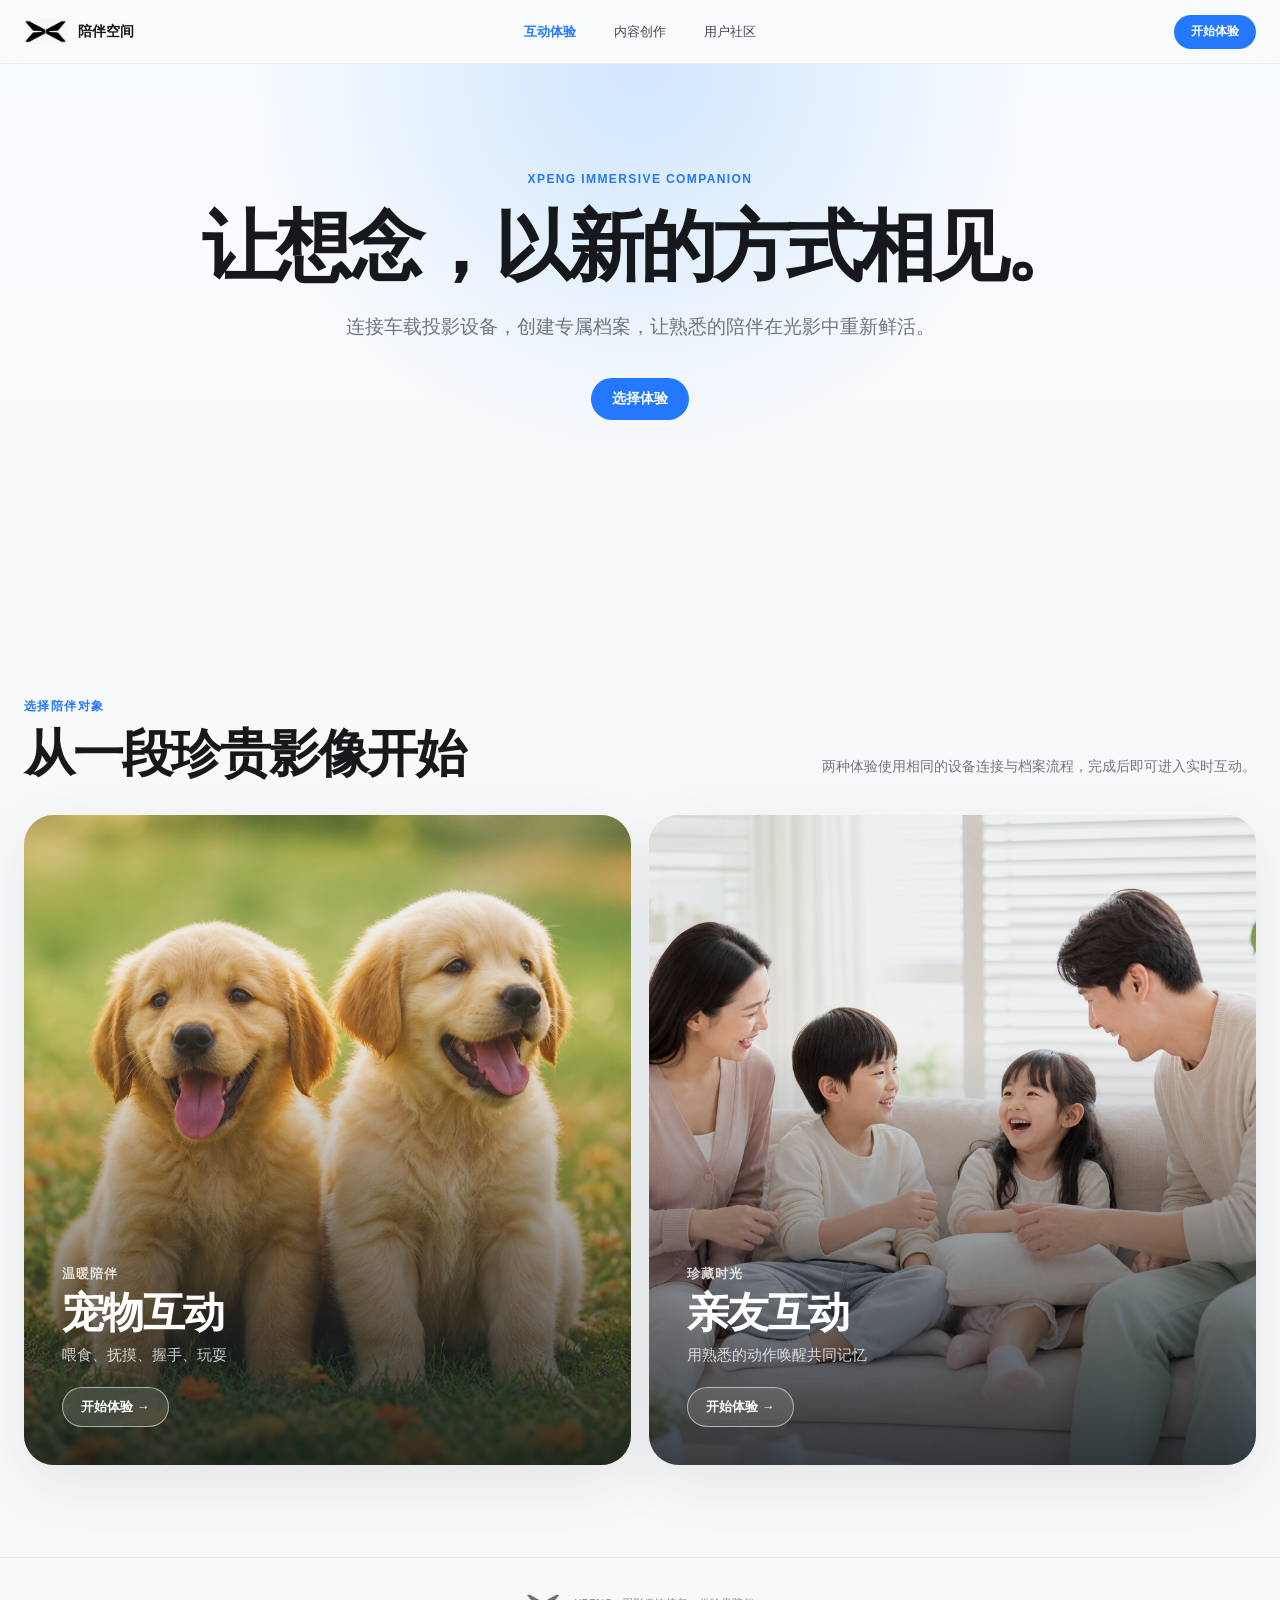
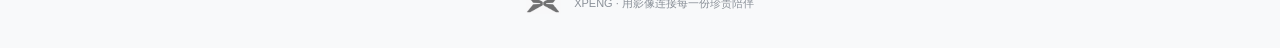
<file: index.html>
<!DOCTYPE html>
<html lang="zh-CN">
<head>
  <meta charset="UTF-8" />
  <meta name="viewport" content="width=device-width, initial-scale=1.0" />
  <meta name="description" content="小鹏沉浸式陪伴互动体验" />
  <title>小鹏陪伴空间</title>
  <link rel="stylesheet" href="./style.css" />
</head>
<body class="landing-page">
  <nav class="site-nav" aria-label="主导航">
    <a class="brand" href="./index.html" aria-label="返回首页">
      <img class="brand-logo" src="./assets/xpeng-logo.png" alt="XPENG 小鹏汽车" />
      <span>陪伴空间</span>
    </a>
    <div class="nav-links">
      <a class="active" href="./index.html#experiences">互动体验</a>
      <a href="./upload.html?mode=pet">内容创作</a>
      <a href="./community.html">用户社区</a>
    </div>
    <a class="nav-action" href="./login.html">开始体验</a>
  </nav>

  <main>
    <header class="landing-hero">
      <span class="hero-badge">XPENG IMMERSIVE COMPANION</span>
      <h1>让想念，以新的方式相见。</h1>
      <p>连接车载投影设备，创建专属档案，让熟悉的陪伴在光影中重新鲜活。</p>
      <div class="hero-actions">
        <a class="primary-button" href="#experiences">选择体验</a>
      </div>
    </header>

    <section class="experience-section" id="experiences">
      <div class="section-heading">
        <div>
          <span class="section-kicker">选择陪伴对象</span>
          <h2>从一段珍贵影像开始</h2>
        </div>
        <p>两种体验使用相同的设备连接与档案流程，完成后即可进入实时互动。</p>
      </div>

      <div class="experience-grid">
        <a class="experience-card pet-card" href="./experience.html?mode=pet">
          <img src="./assets/pet-interaction.png" alt="两只金毛幼犬" />
          <span class="card-overlay"></span>
          <span class="card-copy">
            <small>温暖陪伴</small>
            <strong>宠物互动</strong>
            <span>喂食、抚摸、握手、玩耍</span>
            <em>开始体验 →</em>
          </span>
        </a>

        <a class="experience-card family-card" href="./experience.html?mode=family">
          <img src="./assets/family-interaction.png" alt="一家人在客厅中互动" />
          <span class="card-overlay"></span>
          <span class="card-copy">
            <small>珍藏时光</small>
            <strong>亲友互动</strong>
            <span>用熟悉的动作唤醒共同记忆</span>
            <em>开始体验 →</em>
          </span>
        </a>
      </div>
    </section>

  </main>

  <footer class="site-footer">
    <img src="./assets/xpeng-logo.png" alt="" />
    <span>XPENG · 用影像连接每一份珍贵陪伴</span>
  </footer>
  <div class="toast" id="toast" role="status" aria-live="polite"></div>
</body>
</html>
</file>
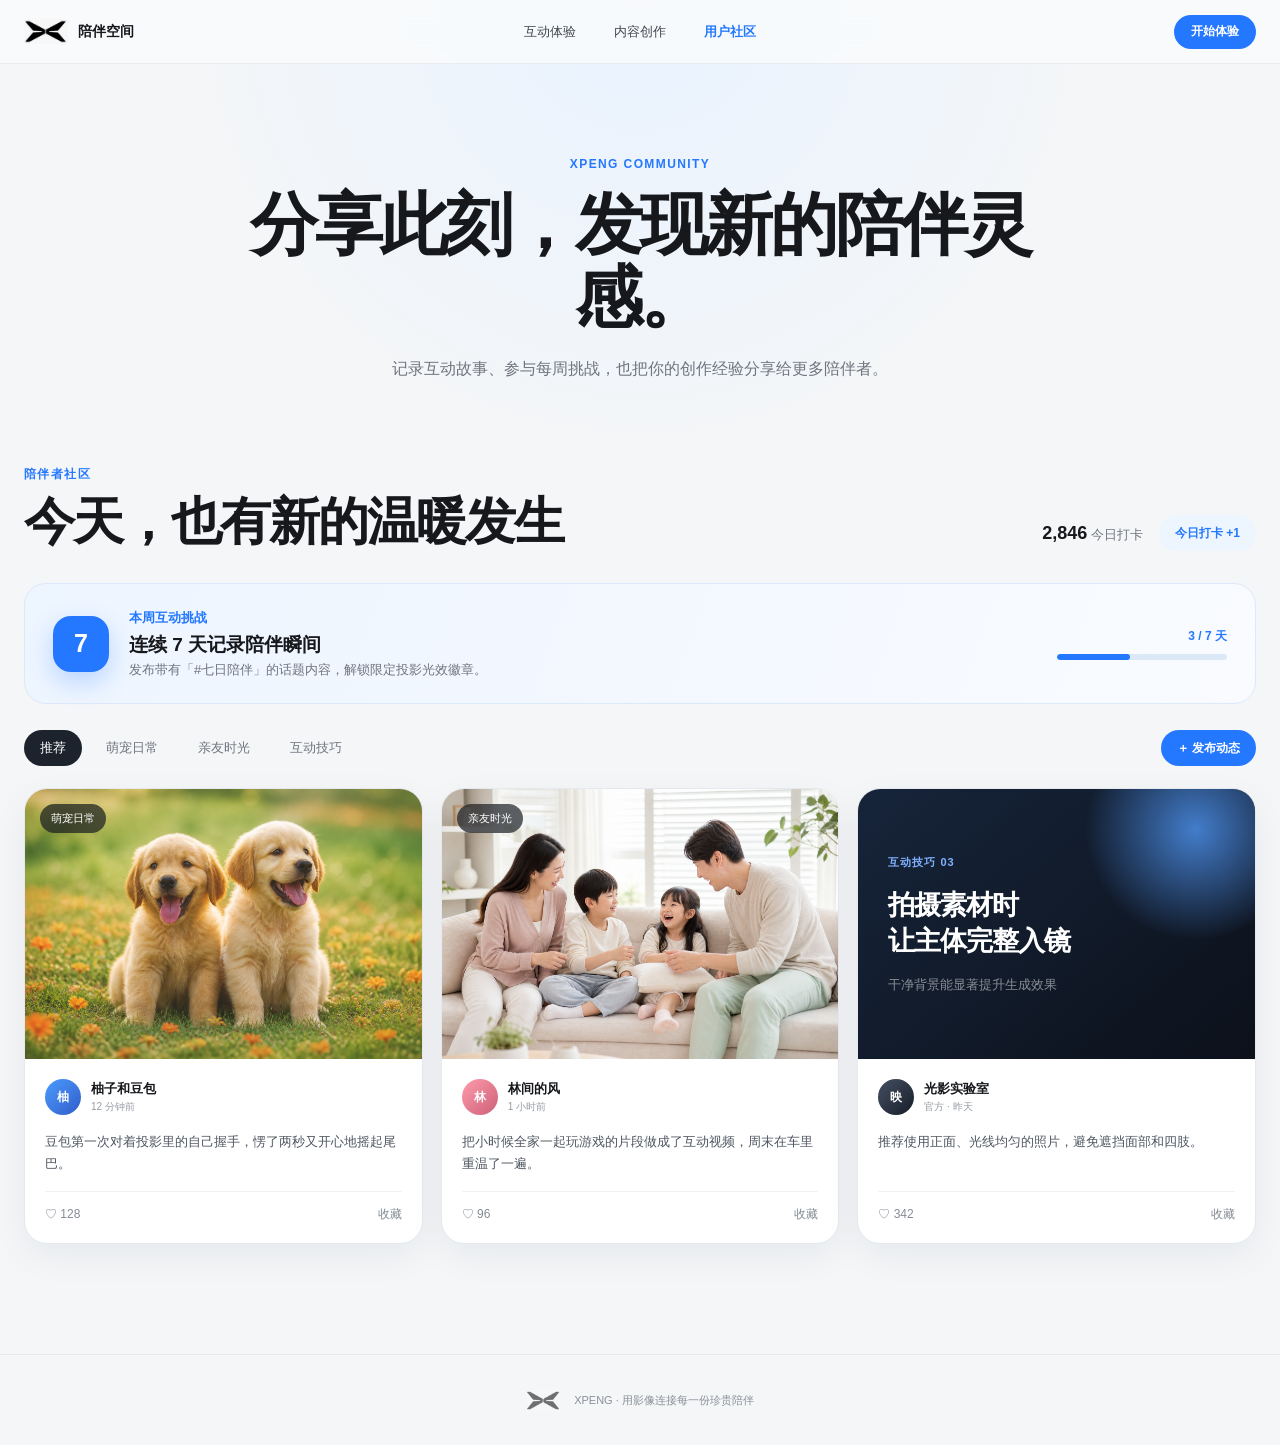
<file: community.html>
<!DOCTYPE html>
<html lang="zh-CN">
<head>
  <meta charset="UTF-8" />
  <meta name="viewport" content="width=device-width, initial-scale=1.0" />
  <meta name="description" content="小鹏陪伴空间用户社区" />
  <title>用户社区 - 小鹏陪伴空间</title>
  <link rel="stylesheet" href="./style.css" />
</head>
<body class="community-page">
  <nav class="site-nav" aria-label="主导航">
    <a class="brand" href="./index.html">
      <img class="brand-logo" src="./assets/xpeng-logo.png" alt="XPENG 小鹏汽车" />
      <span>陪伴空间</span>
    </a>
    <div class="nav-links">
      <a href="./index.html#experiences">互动体验</a>
      <a href="./upload.html?mode=pet">内容创作</a>
      <a class="active" href="./community.html">用户社区</a>
    </div>
    <a class="nav-action" href="./login.html">开始体验</a>
  </nav>

  <main class="community-main">
    <header class="community-hero">
      <span class="section-kicker">XPENG COMMUNITY</span>
      <h1>分享此刻，发现新的陪伴灵感。</h1>
      <p>记录互动故事、参与每周挑战，也把你的创作经验分享给更多陪伴者。</p>
    </header>

    <section class="community-section" id="community">
      <div class="section-heading community-title-row">
        <div>
          <span class="section-kicker">陪伴者社区</span>
          <h2>今天，也有新的温暖发生</h2>
        </div>
        <div class="community-stats">
          <span><strong id="checkinCount">2,846</strong> 今日打卡</span>
          <button id="checkinBtn" type="button">今日打卡 +1</button>
        </div>
      </div>

      <div class="challenge-card">
        <div class="challenge-icon">7</div>
        <div>
          <small>本周互动挑战</small>
          <h3>连续 7 天记录陪伴瞬间</h3>
          <p>发布带有「#七日陪伴」的话题内容，解锁限定投影光效徽章。</p>
        </div>
        <div class="challenge-progress">
          <span>3 / 7 天</span>
          <i><b></b></i>
        </div>
      </div>

      <div class="community-toolbar">
        <div class="topic-filters" role="group" aria-label="社区内容筛选">
          <button class="active" data-filter="all" type="button">推荐</button>
          <button data-filter="pet" type="button">萌宠日常</button>
          <button data-filter="family" type="button">亲友时光</button>
          <button data-filter="tips" type="button">互动技巧</button>
        </div>
        <button class="publish-button" id="openComposerBtn" type="button">＋ 发布动态</button>
      </div>

      <form class="composer" id="composer" hidden>
        <div class="composer-head">
          <strong>分享一条陪伴动态</strong>
          <button id="closeComposerBtn" type="button" aria-label="关闭">×</button>
        </div>
        <textarea id="postContent" maxlength="120" placeholder="记录今天发生的温暖小事…"></textarea>
        <div class="composer-foot">
          <select id="postTopic" aria-label="选择话题">
            <option value="pet"># 萌宠日常</option>
            <option value="family"># 亲友时光</option>
            <option value="tips"># 互动技巧</option>
          </select>
          <span><b id="postLength">0</b>/120</span>
          <button class="primary-button" type="submit">发布</button>
        </div>
      </form>

      <div class="community-grid" id="communityGrid">
        <article class="community-card" data-category="pet">
          <div class="post-image"><img src="./assets/pet-interaction.png" alt="宠物互动分享" /><span>萌宠日常</span></div>
          <div class="post-body">
            <div class="user-row"><span class="avatar avatar-blue">柚</span><div><strong>柚子和豆包</strong><small>12 分钟前</small></div></div>
            <p>豆包第一次对着投影里的自己握手，愣了两秒又开心地摇起尾巴。</p>
            <div class="post-actions"><button class="like-button" type="button">♡ <span>128</span></button><button class="save-button" type="button">收藏</button></div>
          </div>
        </article>

        <article class="community-card" data-category="family">
          <div class="post-image"><img src="./assets/family-interaction.png" alt="亲友互动分享" /><span>亲友时光</span></div>
          <div class="post-body">
            <div class="user-row"><span class="avatar avatar-pink">林</span><div><strong>林间的风</strong><small>1 小时前</small></div></div>
            <p>把小时候全家一起玩游戏的片段做成了互动视频，周末在车里重温了一遍。</p>
            <div class="post-actions"><button class="like-button" type="button">♡ <span>96</span></button><button class="save-button" type="button">收藏</button></div>
          </div>
        </article>

        <article class="community-card text-post" data-category="tips">
          <div class="tip-cover">
            <span>互动技巧 03</span>
            <strong>拍摄素材时<br />让主体完整入镜</strong>
            <small>干净背景能显著提升生成效果</small>
          </div>
          <div class="post-body">
            <div class="user-row"><span class="avatar avatar-dark">映</span><div><strong>光影实验室</strong><small>官方 · 昨天</small></div></div>
            <p>推荐使用正面、光线均匀的照片，避免遮挡面部和四肢。</p>
            <div class="post-actions"><button class="like-button" type="button">♡ <span>342</span></button><button class="save-button" type="button">收藏</button></div>
          </div>
        </article>
      </div>
    </section>
  </main>

  <footer class="site-footer">
    <img src="./assets/xpeng-logo.png" alt="" />
    <span>XPENG · 用影像连接每一份珍贵陪伴</span>
  </footer>
  <div class="toast" id="toast" role="status" aria-live="polite"></div>
  <script src="./community.js"></script>
</body>
</html>
</file>
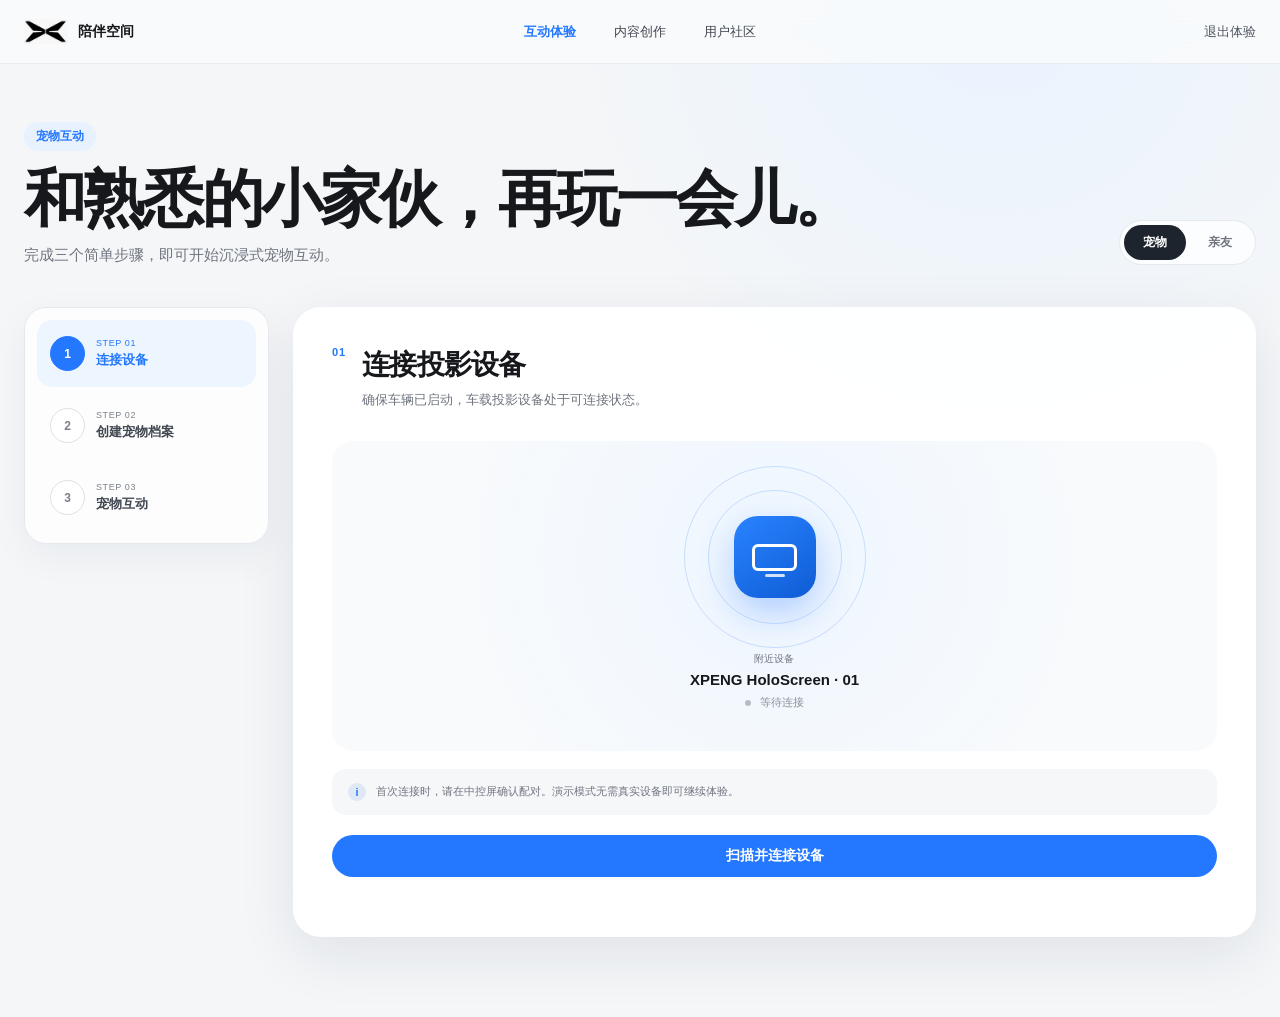
<file: experience.html>
<!DOCTYPE html>
<html lang="zh-CN">
<head>
  <meta charset="UTF-8" />
  <meta name="viewport" content="width=device-width, initial-scale=1.0" />
  <meta name="description" content="连接设备、创建档案并开始沉浸式互动" />
  <title>互动体验 - 小鹏陪伴空间</title>
  <link rel="stylesheet" href="./style.css" />
</head>
<body class="flow-page">
  <nav class="site-nav" aria-label="主导航">
    <a class="brand" href="./index.html"><img class="brand-logo" src="./assets/xpeng-logo.png" alt="XPENG" /><span>陪伴空间</span></a>
    <div class="nav-links">
      <a class="active" href="./index.html#experiences">互动体验</a>
      <a href="./upload.html?mode=pet">内容创作</a>
      <a href="./community.html">用户社区</a>
    </div>
    <a class="back-link" href="./index.html">退出体验</a>
  </nav>

  <main class="flow-main">
    <header class="flow-header">
      <div>
        <span class="mode-pill" id="modePill">宠物互动</span>
        <h1 id="flowTitle">和熟悉的小家伙，再玩一会儿。</h1>
        <p id="flowSubtitle">完成三个简单步骤，即可开始沉浸式互动。</p>
      </div>
      <div class="mode-switch" aria-label="切换互动模式">
        <a data-mode-link="pet" href="./experience.html?mode=pet">宠物</a>
        <a data-mode-link="family" href="./experience.html?mode=family">亲友</a>
      </div>
    </header>

    <div class="flow-layout">
      <aside class="step-nav" aria-label="体验步骤">
        <button class="step-item active" data-step="1" type="button">
          <span>1</span><div><small>STEP 01</small><strong>连接设备</strong></div><i>✓</i>
        </button>
        <button class="step-item" data-step="2" type="button">
          <span>2</span><div><small>STEP 02</small><strong id="profileStepName">创建宠物档案</strong></div><i>✓</i>
        </button>
        <button class="step-item" data-step="3" type="button">
          <span>3</span><div><small>STEP 03</small><strong id="interactionStepName">宠物互动</strong></div><i>✓</i>
        </button>
      </aside>

      <section class="flow-content">
        <article class="flow-panel active" data-panel="1">
          <div class="panel-heading"><span>01</span><div><h2>连接投影设备</h2><p>确保车辆已启动，车载投影设备处于可连接状态。</p></div></div>
          <div class="device-stage">
            <div class="device-radar">
              <span class="radar-ring ring-one"></span><span class="radar-ring ring-two"></span>
              <div class="device-icon"><span></span><b></b></div>
            </div>
            <div class="device-info">
              <small>附近设备</small>
              <strong>XPENG HoloScreen · 01</strong>
              <span id="deviceStatus"><i></i> 等待连接</span>
            </div>
          </div>
          <div class="connection-note"><span>i</span><p>首次连接时，请在中控屏确认配对。演示模式无需真实设备即可继续体验。</p></div>
          <button class="primary-button panel-action" id="connectBtn" type="button">扫描并连接设备</button>
        </article>

        <article class="flow-panel" data-panel="2">
          <div class="panel-heading"><span>02</span><div><h2 id="profileTitle">创建宠物档案</h2><p>上传清晰的图片和视频，建立专属互动素材库。</p></div></div>
          <div class="profile-grid">
            <label class="media-uploader image-uploader" for="profileImage">
              <input id="profileImage" type="file" accept="image/*" />
              <div class="media-placeholder" id="imagePlaceholder"><b>＋</b><strong>上传图片</strong><span>JPG、PNG，建议正面完整入镜</span></div>
              <img id="profileImagePreview" alt="档案图片预览" hidden />
            </label>
            <label class="media-uploader video-uploader" for="profileVideo">
              <input id="profileVideo" type="file" accept="video/*" />
              <div class="media-placeholder" id="videoPlaceholder"><b>▶</b><strong>上传视频</strong><span>MP4、MOV，建议 5–30 秒</span></div>
              <video id="profileVideoPreview" muted loop playsinline controls hidden></video>
            </label>
          </div>
          <div class="profile-fields">
            <label><span id="nameLabel">宠物昵称</span><input id="profileName" type="text" maxlength="16" placeholder="例如：豆包" /></label>
            <label><span id="relationLabel">与我的关系</span><select id="profileRelation"><option>我的宠物</option><option>家人的宠物</option><option>共同陪伴的伙伴</option></select></label>
          </div>
          <button class="primary-button panel-action" id="saveProfileBtn" type="button">保存档案并继续</button>
        </article>

        <article class="flow-panel" data-panel="3">
          <div class="panel-heading interaction-heading"><span>03</span><div><h2 id="interactionTitle">宠物互动</h2><p>点击动作按钮，立即播放对应的互动影像。</p></div><span class="online-badge"><i></i> 设备在线</span></div>
          <div class="interaction-stage">
            <video id="interactionVideo" playsinline preload="metadata" poster="./assets/pet-interaction.png"></video>
            <div class="video-idle" id="videoIdle"><span>✦</span><strong>选择一个互动动作</strong><small>影像将在这里开始播放</small></div>
            <div class="now-playing" id="nowPlaying" hidden><i></i><span>正在播放 · <b></b></span></div>
          </div>
          <div class="interaction-actions" id="interactionActions">
            <button data-video="./assets/喂食.mp4" data-action="喂食" type="button"><span>◒</span><strong>喂食</strong><small>准备最爱的零食</small></button>
            <button data-video="./assets/抚摸.mp4" data-action="抚摸" type="button"><span>≈</span><strong>抚摸</strong><small>轻轻摸摸它</small></button>
            <button data-video="./assets/握手.mp4" data-action="握手" type="button"><span>✦</span><strong>握手</strong><small>熟悉的小默契</small></button>
            <button data-video="./assets/玩耍.mp4" data-action="玩耍" type="button"><span>⌁</span><strong>玩耍</strong><small>一起快乐玩耍</small></button>
          </div>
        </article>
      </section>
    </div>
  </main>
  <div class="toast" id="toast" role="status" aria-live="polite"></div>
  <script src="./experience.js"></script>
</body>
</html>
</file>
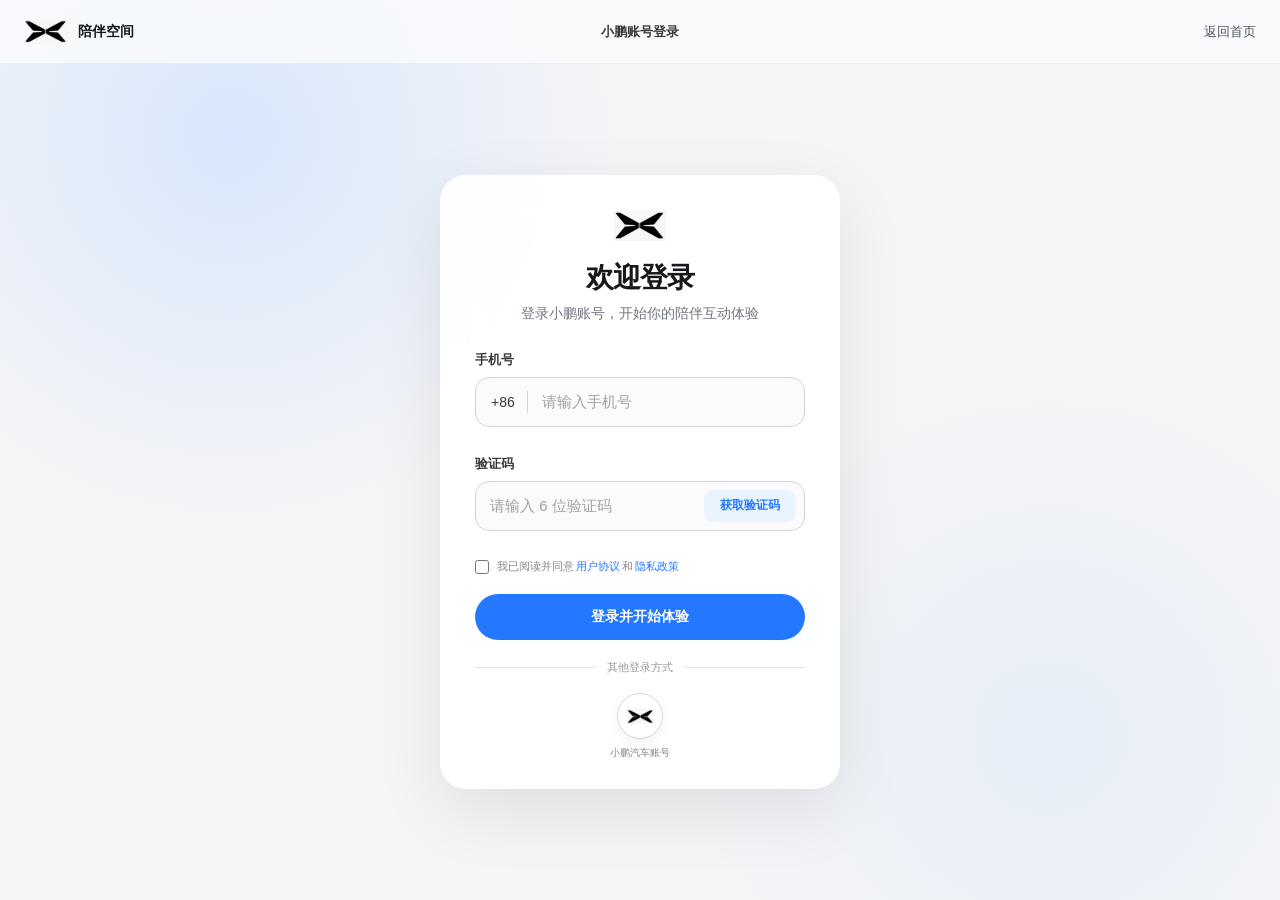
<file: login.html>
<!DOCTYPE html>
<html lang="zh-CN">
<head>
  <meta charset="UTF-8" />
  <meta name="viewport" content="width=device-width, initial-scale=1.0" />
  <meta name="description" content="登录小鹏陪伴空间" />
  <title>登录 - 小鹏陪伴空间</title>
  <link rel="stylesheet" href="./style.css" />
</head>
<body class="login-page">
  <nav class="site-nav login-nav">
    <a class="brand" href="./index.html">
      <img class="brand-logo" src="./assets/xpeng-logo.png" alt="XPENG 小鹏汽车" />
      <span>陪伴空间</span>
    </a>
    <span class="login-nav-title">小鹏账号登录</span>
    <a class="back-link" href="./index.html">返回首页</a>
  </nav>

  <main class="login-main">
    <section class="login-card" aria-labelledby="loginTitle">
      <img class="login-brand-logo" src="./assets/xpeng-logo.png" alt="" aria-hidden="true" />
      <h1 id="loginTitle">欢迎登录</h1>
      <p class="login-subtitle">登录小鹏账号，开始你的陪伴互动体验</p>

      <form id="loginForm" novalidate>
        <label class="login-label" for="phoneInput">手机号</label>
        <div class="phone-field">
          <span class="country-code">+86</span>
          <input id="phoneInput" name="phone" type="tel" inputmode="numeric" maxlength="11" autocomplete="tel" placeholder="请输入手机号" />
        </div>
        <p class="field-error" id="phoneError"></p>

        <label class="login-label" for="codeInput">验证码</label>
        <div class="code-field">
          <input id="codeInput" name="code" type="text" inputmode="numeric" maxlength="6" autocomplete="one-time-code" placeholder="请输入 6 位验证码" />
          <button class="code-button" id="sendCodeBtn" type="button">获取验证码</button>
        </div>
        <p class="field-error" id="codeError"></p>

        <label class="agreement">
          <input id="agreementInput" type="checkbox" />
          <span>我已阅读并同意<a href="#">用户协议</a>和<a href="#">隐私政策</a></span>
        </label>

        <button class="login-submit" type="submit">登录并开始体验</button>
      </form>

      <div class="other-login">
        <span>其他登录方式</span>
        <a class="xpeng-login-entry" href="https://www.xiaopeng.com/" target="_blank" rel="noopener noreferrer" aria-label="小鹏汽车账号登录">
          <img src="./assets/xpeng-logo.png" alt="" />
        </a>
        <small>小鹏汽车账号</small>
      </div>
    </section>
  </main>

  <div class="toast" id="toast" role="status" aria-live="polite"></div>
  <script src="./login.js"></script>
</body>
</html>
</file>
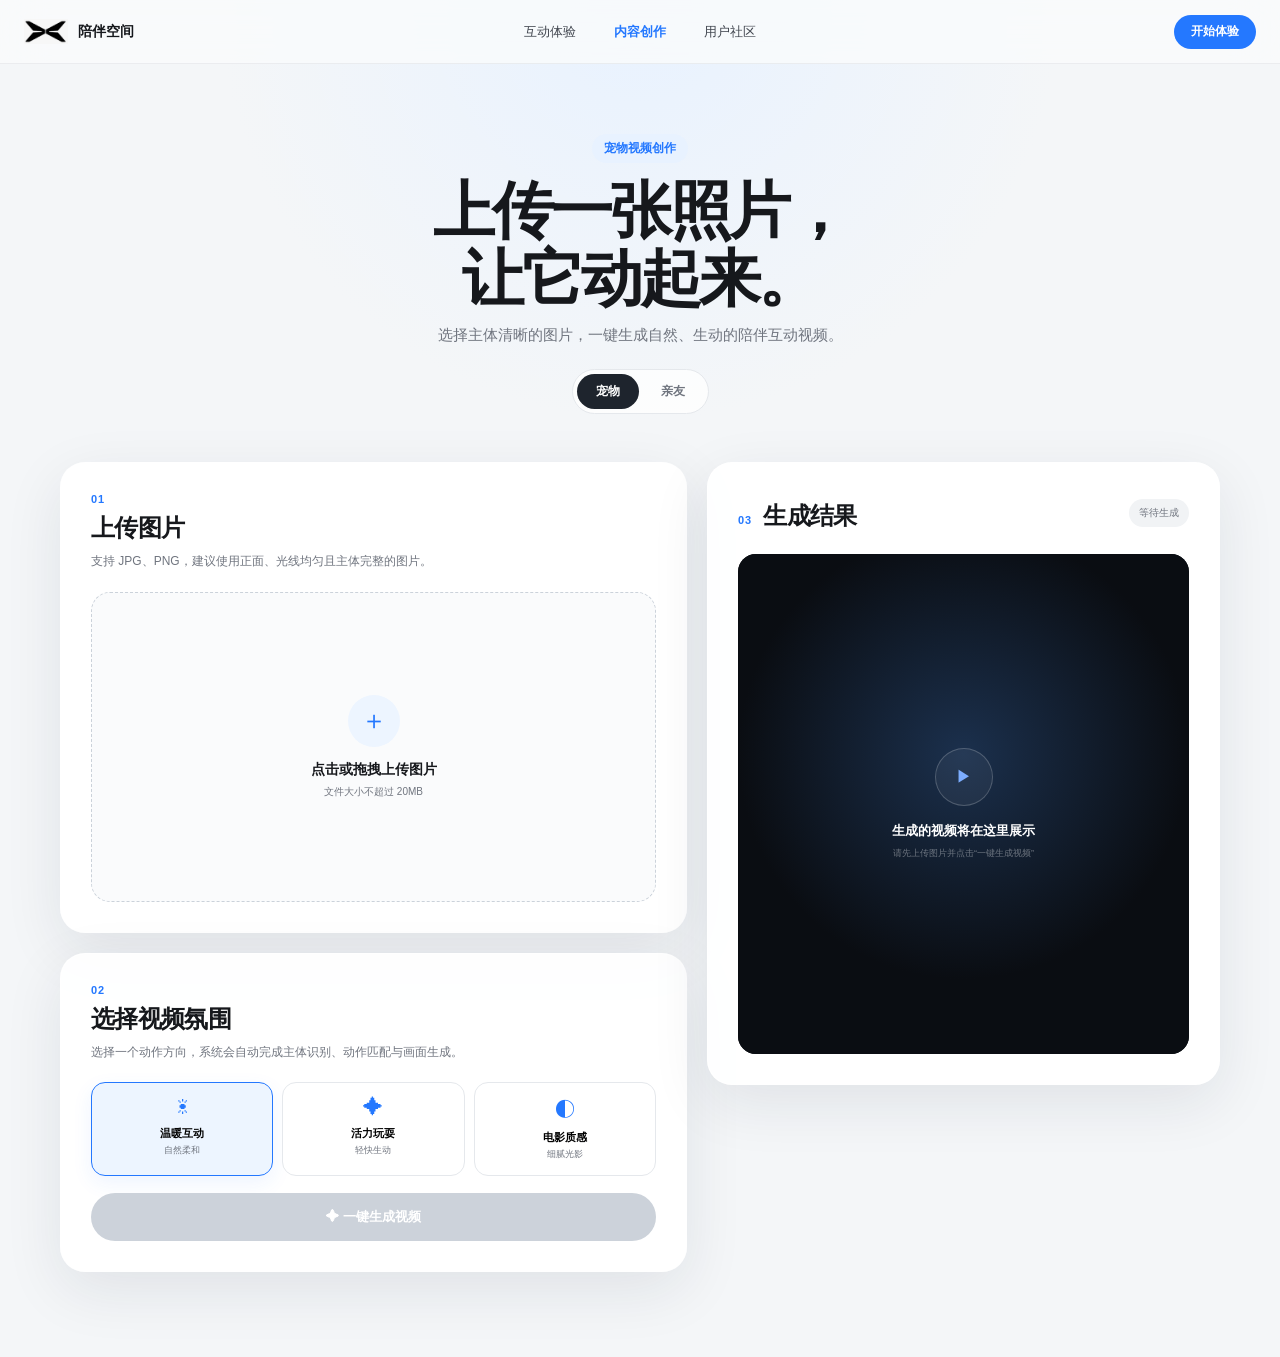
<file: upload.html>
<!DOCTYPE html>
<html lang="zh-CN">
<head>
  <meta charset="UTF-8" />
  <meta name="viewport" content="width=device-width, initial-scale=1.0" />
  <meta name="description" content="上传图片，一键生成陪伴互动视频" />
  <title>内容创作 - 小鹏陪伴空间</title>
  <link rel="stylesheet" href="./style.css" />
</head>
<body class="creator-page">
  <nav class="site-nav" aria-label="主导航">
    <a class="brand" href="./index.html"><img class="brand-logo" src="./assets/xpeng-logo.png" alt="XPENG" /><span>陪伴空间</span></a>
    <div class="nav-links">
      <a href="./index.html#experiences">互动体验</a>
      <a class="active" href="./upload.html?mode=pet">内容创作</a>
      <a href="./community.html">用户社区</a>
    </div>
    <a class="nav-action" href="./login.html">开始体验</a>
  </nav>

  <main class="creator-main">
    <header class="creator-header">
      <span class="mode-pill" id="creatorMode">宠物视频创作</span>
      <h1>上传一张照片，<br />让它动起来。</h1>
      <p>选择主体清晰的图片，一键生成自然、生动的陪伴互动视频。</p>
      <div class="mode-switch">
        <a data-mode-link="pet" href="./upload.html?mode=pet">宠物</a>
        <a data-mode-link="family" href="./upload.html?mode=family">亲友</a>
      </div>
    </header>

    <section class="creator-workspace">
      <div class="creator-steps">
        <article class="creator-card">
          <div class="card-number">01</div>
          <h2>上传图片</h2>
          <p>支持 JPG、PNG，建议使用正面、光线均匀且主体完整的图片。</p>
          <label class="creator-upload" for="fileInput" id="uploadBox">
            <input id="fileInput" type="file" accept="image/*" />
            <div id="creatorPlaceholder"><span>＋</span><strong>点击或拖拽上传图片</strong><small>文件大小不超过 20MB</small></div>
            <img id="creatorImage" alt="上传图片预览" hidden />
            <button id="replaceImageBtn" type="button" hidden>更换图片</button>
          </label>
        </article>

        <article class="creator-card generation-card">
          <div class="card-number">02</div>
          <h2>选择视频氛围</h2>
          <p>选择一个动作方向，系统会自动完成主体识别、动作匹配与画面生成。</p>
          <div class="style-options" id="styleOptions">
            <button class="active" data-style="温暖互动" type="button"><span>☀</span><strong>温暖互动</strong><small>自然柔和</small></button>
            <button data-style="活力玩耍" type="button"><span>✦</span><strong>活力玩耍</strong><small>轻快生动</small></button>
            <button data-style="电影质感" type="button"><span>◐</span><strong>电影质感</strong><small>细腻光影</small></button>
          </div>
          <button class="generate-button" id="generateVideoBtn" type="button" disabled><span>✦</span> 一键生成视频</button>
          <div class="generation-progress" id="generationProgress" hidden>
            <div><span></span></div><p>正在分析主体与生成动作… <b>0%</b></p>
          </div>
        </article>
      </div>

      <article class="result-card">
        <div class="result-heading"><div><span class="card-number">03</span><h2>生成结果</h2></div><span id="resultStatus">等待生成</span></div>
        <div class="result-stage" id="resultStage">
          <div class="result-empty" id="resultEmpty"><span>▶</span><strong>生成的视频将在这里展示</strong><small>请先上传图片并点击“一键生成视频”</small></div>
          <video id="resultVideo" controls loop playsinline hidden></video>
        </div>
        <div class="result-actions" id="resultActions" hidden>
          <button class="secondary-button" id="regenerateBtn" type="button">重新生成</button>
          <a class="primary-button" id="useVideoBtn" href="./experience.html?mode=pet">用于互动体验</a>
        </div>
      </article>
    </section>
  </main>
  <div class="toast" id="toast" role="status" aria-live="polite"></div>
  <script src="./main.js"></script>
</body>
</html>
</file>
<file: style.css>
:root {
  --ink: #16181c;
  --muted: #70757f;
  --blue: #2478ff;
  --blue-dark: #0d62e8;
  --pale-blue: #edf5ff;
  --canvas: #f4f6f8;
  --surface: #fff;
  --line: #e5e8ec;
  --green: #20b26b;
  --shadow: 0 18px 60px rgba(23, 36, 58, 0.09);
  --nav-height: 64px;
}

* { box-sizing: border-box; }
[hidden] { display: none !important; }
html { scroll-behavior: smooth; }
body {
  margin: 0;
  color: var(--ink);
  background: var(--canvas);
  font-family: -apple-system, BlinkMacSystemFont, "Segoe UI", "PingFang SC", "Microsoft YaHei", sans-serif;
  -webkit-font-smoothing: antialiased;
}
main, section, article, header, nav, div { min-width: 0; }
a { color: inherit; text-decoration: none; }
button, input, select, textarea { font: inherit; }
button { border: 0; cursor: pointer; }
img, video { display: block; max-width: 100%; }

.site-nav {
  position: sticky;
  top: 0;
  z-index: 100;
  height: var(--nav-height);
  padding: 0 max(24px, calc((100vw - 1360px) / 2));
  display: grid;
  grid-template-columns: 1fr auto 1fr;
  align-items: center;
  border-bottom: 1px solid rgba(20, 24, 32, 0.06);
  background: rgba(250, 251, 252, 0.86);
  backdrop-filter: blur(22px) saturate(160%);
}
.brand { display: inline-flex; align-items: center; gap: 10px; justify-self: start; font-size: 14px; font-weight: 650; }
.brand-logo { width: 44px; height: 27px; object-fit: contain; }
.nav-links { display: flex; align-items: center; gap: 38px; font-size: 13px; color: #424750; }
.nav-links a, .back-link { transition: color 180ms ease; }
.nav-links a:hover, .back-link:hover { color: var(--blue); }
.nav-links a.active { color: var(--blue); font-weight: 700; }
.nav-action, .primary-button {
  display: inline-flex;
  align-items: center;
  justify-content: center;
  min-height: 42px;
  padding: 0 21px;
  border-radius: 999px;
  background: var(--blue);
  color: #fff;
  font-weight: 650;
  font-size: 14px;
  transition: transform 180ms ease, background 180ms ease, box-shadow 180ms ease;
}
.nav-action { justify-self: end; min-height: 34px; padding: 0 17px; font-size: 12px; }
.nav-action:hover, .primary-button:hover { background: var(--blue-dark); transform: translateY(-1px); box-shadow: 0 8px 22px rgba(36, 120, 255, 0.22); }
.nav-center-title { font-size: 14px; font-weight: 650; }
.back-link { justify-self: end; font-size: 13px; color: #4f5661; }
.secondary-button {
  display: inline-flex;
  align-items: center;
  justify-content: center;
  min-height: 42px;
  padding: 0 20px;
  border-radius: 999px;
  background: #edf0f3;
  color: var(--ink);
  font-weight: 650;
}
.toast {
  position: fixed;
  left: 50%;
  bottom: 28px;
  z-index: 300;
  max-width: calc(100% - 32px);
  padding: 11px 18px;
  border-radius: 999px;
  background: rgba(19, 22, 27, 0.92);
  color: #fff;
  font-size: 13px;
  opacity: 0;
  pointer-events: none;
  transform: translate(-50%, 14px);
  transition: opacity 200ms ease, transform 200ms ease;
  backdrop-filter: blur(16px);
}
.toast.visible { opacity: 1; transform: translate(-50%, 0); }

/* Login */
.login-page {
  min-height: 100vh;
  overflow-x: hidden;
  background:
    radial-gradient(circle at 18% 15%, rgba(198, 222, 255, 0.62), transparent 30%),
    radial-gradient(circle at 82% 82%, rgba(224, 235, 248, 0.7), transparent 28%),
    #f5f5f7;
}
.login-nav-title { color: #3a3a3c; font-size: 13px; font-weight: 650; }
.login-main {
  min-height: calc(100vh - var(--nav-height));
  padding: 48px 20px;
  display: grid;
  place-items: center;
}
.login-card {
  width: 100%;
  max-width: 400px;
  padding: 34px 34px 28px;
  border: 1px solid rgba(255,255,255,.9);
  border-radius: 26px;
  background: rgba(255,255,255,.93);
  box-shadow: 0 22px 70px rgba(0,0,0,.09);
  backdrop-filter: blur(22px);
}
.login-brand-logo { width: 52px; height: 32px; margin: 0 auto 17px; object-fit: contain; }
.login-card h1 { margin: 0; font-size: 28px; letter-spacing: -.8px; text-align: center; }
.login-subtitle { margin: 8px 0 28px; color: var(--muted); font-size: 14px; text-align: center; }
.login-label { margin: 0 0 8px; display: block; color: #3a3a3c; font-size: 13px; font-weight: 650; }
.phone-field, .code-field {
  height: 50px;
  display: flex;
  align-items: center;
  border: 1px solid #d2d2d7;
  border-radius: 14px;
  background: #fbfbfd;
  transition: border-color 180ms ease, box-shadow 180ms ease;
}
.phone-field:focus-within, .code-field:focus-within { border-color: var(--blue); box-shadow: 0 0 0 4px rgba(36,120,255,.1); }
.country-code { height: 22px; padding: 0 12px 0 15px; display: flex; align-items: center; border-right: 1px solid #d2d2d7; color: #3a3a3c; font-size: 14px; }
.phone-field input, .code-field input { min-width: 0; height: 100%; flex: 1; padding: 0 14px; outline: 0; border: 0; background: transparent; color: var(--ink); font-size: 15px; }
.phone-field input::placeholder, .code-field input::placeholder { color: #a1a1a6; }
.code-button { min-width: 92px; height: 32px; margin-right: 8px; padding: 0 10px; border-radius: 9px; background: #eaf4ff; color: var(--blue); font-size: 12px; font-weight: 650; }
.code-button:disabled { color: #8e8e93; background: #ededf0; cursor: default; }
.field-error { min-height: 20px; margin: 5px 2px 3px; color: #d70015; font-size: 11px; }
.agreement { margin: 3px 0 20px; display: flex; align-items: flex-start; gap: 8px; color: #86868b; font-size: 11px; line-height: 1.45; cursor: pointer; }
.agreement input { width: 14px; height: 14px; margin: 1px 0 0; accent-color: var(--blue); }
.agreement a { margin: 0 2px; color: var(--blue); }
.login-submit { width: 100%; min-height: 46px; border-radius: 999px; background: var(--blue); color: #fff; font-size: 14px; font-weight: 650; transition: background 180ms ease, transform 180ms ease; }
.login-submit:hover { background: var(--blue-dark); transform: translateY(-1px); }
.other-login { position: relative; margin-top: 27px; padding-top: 25px; display: flex; align-items: center; flex-direction: column; border-top: 1px solid #e5e5e7; }
.other-login > span { position: absolute; top: -8px; padding: 0 11px; background: #fff; color: #98989d; font-size: 11px; }
.xpeng-login-entry { width: 46px; height: 46px; display: grid; place-items: center; border: 1px solid #d2d2d7; border-radius: 50%; background: #fff; box-shadow: 0 5px 16px rgba(0,0,0,.05); }
.xpeng-login-entry img { width: 27px; height: 18px; object-fit: contain; }
.other-login small { margin-top: 7px; color: #86868b; font-size: 10px; }

/* Landing */
.landing-page, .flow-page, .creator-page { width: 100%; overflow-x: hidden; }
.landing-page { background: #f8f9fa; }
.landing-hero {
  min-height: 540px;
  padding: 108px 24px 80px;
  display: flex;
  align-items: center;
  flex-direction: column;
  text-align: center;
  background:
    radial-gradient(circle at 50% 0%, rgba(195, 223, 255, 0.75), transparent 47%),
    linear-gradient(#f8fbff, #f8f9fa);
}
.hero-badge, .section-kicker {
  color: var(--blue);
  font-size: 12px;
  font-weight: 750;
  letter-spacing: 1.4px;
  text-transform: uppercase;
}
.landing-hero h1 {
  margin: 20px 0 0;
  font-size: clamp(46px, 6vw, 78px);
  line-height: 1.06;
  letter-spacing: -4px;
}
.landing-hero > p {
  max-width: 650px;
  margin: 24px auto 0;
  color: var(--muted);
  font-size: 19px;
  line-height: 1.7;
}
.hero-actions { margin-top: 34px; display: flex; align-items: center; gap: 26px; }
.text-button { color: var(--blue); font-size: 14px; font-weight: 650; }
.text-button span { display: inline-block; margin-left: 4px; transition: transform 180ms ease; }
.text-button:hover span { transform: translateX(4px); }
.experience-section, .community-section { width: min(1340px, calc(100% - 48px)); margin: 0 auto; padding: 92px 0; }
.section-heading { margin-bottom: 32px; display: flex; align-items: flex-end; justify-content: space-between; gap: 40px; }
.section-heading h2, .creation-banner h2 {
  margin: 10px 0 0;
  font-size: clamp(34px, 4vw, 52px);
  line-height: 1.14;
  letter-spacing: -2px;
}
.section-heading > p { max-width: 440px; margin: 0 0 5px; color: var(--muted); font-size: 14px; line-height: 1.7; }
.experience-grid { display: grid; grid-template-columns: repeat(2, minmax(0, 1fr)); gap: 18px; }
.experience-card {
  position: relative;
  min-height: 650px;
  overflow: hidden;
  border-radius: 30px;
  background: #cbd4de;
  box-shadow: var(--shadow);
}
.experience-card > img { position: absolute; inset: 0; width: 100%; height: 100%; object-fit: cover; transition: transform 700ms cubic-bezier(.2,.7,.2,1); }
.experience-card:hover > img { transform: scale(1.035); }
.card-overlay { position: absolute; inset: 0; background: linear-gradient(to bottom, rgba(6, 16, 25, 0.06) 35%, rgba(7, 15, 24, 0.78) 100%); }
.card-copy { position: absolute; inset: auto 38px 38px; display: flex; align-items: flex-start; flex-direction: column; color: #fff; }
.card-copy small { font-size: 13px; font-weight: 700; letter-spacing: 1px; opacity: .8; }
.card-copy strong { margin-top: 7px; font-size: 42px; line-height: 1.1; letter-spacing: -1.7px; }
.card-copy > span { margin-top: 10px; font-size: 15px; opacity: .78; }
.card-copy em { margin-top: 22px; padding: 10px 18px; border: 1px solid rgba(255,255,255,.55); border-radius: 999px; background: rgba(255,255,255,.12); font-style: normal; font-size: 13px; font-weight: 650; backdrop-filter: blur(12px); }
.creation-banner {
  width: min(1340px, calc(100% - 48px));
  min-height: 480px;
  margin: 10px auto 0;
  padding: 68px;
  overflow: hidden;
  display: grid;
  grid-template-columns: 1fr .85fr;
  align-items: center;
  border-radius: 34px;
  background: #101b2d;
  color: #fff;
  box-shadow: 0 30px 80px rgba(17, 30, 49, .16);
}
.creation-banner > div:first-child { position: relative; z-index: 2; max-width: 610px; }
.creation-banner .section-kicker { color: #73aaff; }
.creation-banner p { margin: 20px 0 28px; color: rgba(255,255,255,.64); line-height: 1.7; }
.creation-visual { position: relative; min-height: 340px; }
.floating-photo { position: absolute; width: 260px; height: 200px; padding: 8px; border-radius: 22px; background: rgba(255,255,255,.12); box-shadow: 0 24px 70px rgba(0,0,0,.35); backdrop-filter: blur(12px); }
.floating-photo img { width: 100%; height: 100%; border-radius: 15px; object-fit: cover; }
.photo-one { left: 3%; top: 6%; transform: rotate(-7deg); }
.photo-two { right: 0; bottom: 0; transform: rotate(8deg); }
.generation-line { position: absolute; left: 45%; top: 48%; width: 160px; height: 2px; background: linear-gradient(90deg, #3887ff, transparent); transform: rotate(24deg); box-shadow: 0 0 18px #3887ff; }
.play-orb { position: absolute; left: 48%; top: 43%; width: 65px; height: 65px; display: grid; place-items: center; border: 1px solid rgba(255,255,255,.42); border-radius: 50%; background: rgba(36,120,255,.9); box-shadow: 0 0 35px rgba(36,120,255,.55); }
.community-section { padding-bottom: 110px; }
.community-page {
  min-height: 100vh;
  overflow-x: hidden;
  background: radial-gradient(circle at 50% 0%, #e8f2ff, transparent 28%), var(--canvas);
}
.community-main { min-height: calc(100vh - var(--nav-height)); }
.community-hero {
  max-width: 900px;
  margin: 0 auto;
  padding: 90px 24px 34px;
  text-align: center;
}
.community-hero h1 {
  margin: 16px 0 0;
  font-size: clamp(42px, 5.5vw, 68px);
  line-height: 1.08;
  letter-spacing: -3px;
}
.community-hero p {
  max-width: 650px;
  margin: 20px auto 0;
  color: var(--muted);
  font-size: 16px;
  line-height: 1.7;
}
.community-page .community-section { padding-top: 48px; }
.community-stats { display: flex; align-items: center; gap: 16px; color: var(--muted); font-size: 13px; }
.community-stats strong { color: var(--ink); font-size: 18px; }
.community-stats button, .publish-button { min-height: 36px; padding: 0 16px; border-radius: 999px; background: var(--pale-blue); color: var(--blue); font-size: 12px; font-weight: 700; }
.community-stats button.done { background: #eaf8f1; color: var(--green); }
.challenge-card {
  margin-bottom: 26px;
  padding: 24px 28px;
  display: grid;
  grid-template-columns: auto 1fr auto;
  align-items: center;
  gap: 20px;
  border: 1px solid #dce9fa;
  border-radius: 22px;
  background: linear-gradient(110deg, #edf5ff, #f9fbff);
}
.challenge-icon { width: 56px; height: 56px; display: grid; place-items: center; border-radius: 18px; background: var(--blue); color: #fff; font-size: 25px; font-weight: 800; box-shadow: 0 10px 25px rgba(36,120,255,.25); }
.challenge-card small { color: var(--blue); font-weight: 700; }
.challenge-card h3 { margin: 5px 0 3px; font-size: 19px; }
.challenge-card p { margin: 0; color: var(--muted); font-size: 13px; }
.challenge-progress { width: 170px; color: var(--blue); font-size: 12px; font-weight: 700; text-align: right; }
.challenge-progress i { height: 6px; margin-top: 9px; display: block; overflow: hidden; border-radius: 999px; background: #dbe8f8; }
.challenge-progress b { width: 43%; height: 100%; display: block; border-radius: inherit; background: var(--blue); }
.community-toolbar { margin-bottom: 22px; display: flex; align-items: center; justify-content: space-between; }
.topic-filters { display: flex; gap: 8px; }
.topic-filters button { min-height: 36px; padding: 0 16px; border-radius: 999px; background: transparent; color: var(--muted); font-size: 13px; }
.topic-filters button.active { background: #1d232c; color: #fff; }
.publish-button { background: var(--blue); color: #fff; }
.composer { margin-bottom: 22px; padding: 22px; border: 1px solid var(--line); border-radius: 22px; background: #fff; box-shadow: var(--shadow); }
.composer-head, .composer-foot { display: flex; align-items: center; justify-content: space-between; }
.composer-head button { background: transparent; color: #8a9099; font-size: 24px; }
.composer textarea { width: 100%; height: 100px; margin: 16px 0; padding: 15px; resize: none; outline: 0; border: 1px solid var(--line); border-radius: 15px; background: #fafbfc; }
.composer-foot { gap: 14px; color: var(--muted); font-size: 12px; }
.composer-foot select { margin-right: auto; padding: 8px 12px; border: 1px solid var(--line); border-radius: 10px; background: #fff; }
.composer-foot .primary-button { min-height: 36px; }
.community-grid { display: grid; grid-template-columns: repeat(3, minmax(0, 1fr)); gap: 18px; align-items: start; }
.community-card { overflow: hidden; border: 1px solid var(--line); border-radius: 23px; background: #fff; box-shadow: 0 12px 36px rgba(20,31,48,.06); }
.post-image { position: relative; height: 270px; overflow: hidden; }
.post-image img { width: 100%; height: 100%; object-fit: cover; transition: transform 500ms ease; }
.community-card:hover .post-image img { transform: scale(1.025); }
.post-image > span { position: absolute; left: 15px; top: 15px; padding: 7px 11px; border-radius: 999px; background: rgba(20,25,31,.68); color: #fff; font-size: 11px; backdrop-filter: blur(10px); }
.post-body { padding: 20px; }
.user-row { display: flex; align-items: center; gap: 10px; }
.avatar { width: 36px; height: 36px; display: grid; place-items: center; border-radius: 50%; color: #fff; font-size: 12px; font-weight: 700; }
.avatar-blue { background: linear-gradient(135deg, #4b9cff, #325cc8); }
.avatar-pink { background: linear-gradient(135deg, #ff9cad, #cc6077); }
.avatar-dark { background: linear-gradient(135deg, #465065, #171d27); }
.user-row div { display: flex; flex-direction: column; gap: 2px; }
.user-row strong { font-size: 13px; }
.user-row small { color: #969ba3; font-size: 10px; }
.post-body > p { min-height: 44px; margin: 16px 0; color: #4f5660; font-size: 13px; line-height: 1.65; }
.post-actions { padding-top: 14px; display: flex; justify-content: space-between; border-top: 1px solid #eff1f3; }
.post-actions button { padding: 0; background: transparent; color: #858b94; font-size: 12px; }
.post-actions .liked { color: #f04f69; }
.post-actions .saved { color: var(--blue); }
.tip-cover { height: 270px; padding: 30px; display: flex; align-items: flex-start; justify-content: center; flex-direction: column; background: radial-gradient(circle at 85% 15%, #437dcb, transparent 27%), linear-gradient(140deg, #16243a, #0c111a); color: #fff; }
.tip-cover span { color: #81b2ff; font-size: 11px; font-weight: 700; letter-spacing: 1px; }
.tip-cover strong { margin-top: 17px; font-size: 27px; line-height: 1.35; letter-spacing: -1px; }
.tip-cover small { margin-top: 16px; color: rgba(255,255,255,.5); }
.user-post-cover { background: radial-gradient(circle at 85% 15%, #74a8ff, transparent 25%), linear-gradient(140deg, #233a62, #101b2c); }
.site-footer { padding: 34px 24px; display: flex; align-items: center; justify-content: center; gap: 13px; border-top: 1px solid var(--line); color: #8a9098; font-size: 11px; }
.site-footer img { width: 35px; height: 22px; object-fit: contain; opacity: .55; }

/* Experience flow */
.flow-page { min-height: 100vh; background: radial-gradient(circle at 78% 0%, #e9f3ff, transparent 30%), var(--canvas); }
.flow-main { width: min(1260px, calc(100% - 48px)); margin: 0 auto; padding: 58px 0 80px; }
.flow-header { margin-bottom: 42px; display: flex; align-items: flex-end; justify-content: space-between; gap: 30px; }
.mode-pill { min-height: 29px; padding: 6px 12px; display: inline-flex; align-items: center; border-radius: 999px; background: #e8f2ff; color: var(--blue); font-size: 12px; font-weight: 750; }
.flow-header h1, .creator-header h1 { margin: 14px 0 0; font-size: clamp(38px, 5vw, 62px); line-height: 1.1; letter-spacing: -2.8px; }
.flow-header p, .creator-header p { margin: 13px 0 0; color: var(--muted); font-size: 15px; }
.mode-switch { padding: 4px; display: flex; gap: 3px; border: 1px solid var(--line); border-radius: 999px; background: rgba(255,255,255,.8); }
.mode-switch a { min-width: 62px; padding: 9px 15px; border-radius: 999px; color: var(--muted); font-size: 12px; font-weight: 650; text-align: center; }
.mode-switch a.active { background: #1e242d; color: #fff; }
.flow-layout { display: grid; grid-template-columns: 245px minmax(0, 1fr); gap: 24px; align-items: start; }
.step-nav { position: sticky; top: 88px; padding: 12px; display: flex; flex-direction: column; border: 1px solid var(--line); border-radius: 22px; background: rgba(255,255,255,.78); box-shadow: 0 12px 38px rgba(23,36,58,.05); backdrop-filter: blur(18px); }
.step-item { width: 100%; padding: 16px 13px; display: grid; grid-template-columns: 35px 1fr auto; align-items: center; gap: 11px; border-radius: 15px; background: transparent; color: #7b818a; text-align: left; }
.step-item + .step-item { margin-top: 5px; }
.step-item > span { width: 35px; height: 35px; display: grid; place-items: center; border: 1px solid #dce0e5; border-radius: 50%; background: #fff; font-size: 12px; font-weight: 700; }
.step-item div { display: flex; flex-direction: column; gap: 3px; }
.step-item small { font-size: 9px; letter-spacing: .6px; }
.step-item strong { font-size: 13px; color: #424851; }
.step-item i { display: none; color: var(--green); font-style: normal; }
.step-item.active { background: var(--pale-blue); color: var(--blue); }
.step-item.active > span { border-color: var(--blue); background: var(--blue); color: #fff; }
.step-item.active strong { color: var(--blue); }
.step-item.complete i { display: block; }
.flow-panel { display: none; min-height: 630px; padding: 38px; border: 1px solid rgba(255,255,255,.9); border-radius: 28px; background: rgba(255,255,255,.92); box-shadow: var(--shadow); }
.flow-panel.active { display: block; animation: panelIn 300ms ease; }
@keyframes panelIn { from { opacity: 0; transform: translateY(8px); } }
.panel-heading { display: flex; align-items: flex-start; gap: 16px; }
.panel-heading > span:first-child, .card-number { color: var(--blue); font-size: 11px; font-weight: 800; letter-spacing: 1px; }
.panel-heading h2 { margin: 0; font-size: 28px; letter-spacing: -.8px; }
.panel-heading p { margin: 7px 0 0; color: var(--muted); font-size: 13px; }
.device-stage { min-height: 310px; margin-top: 32px; padding: 40px; display: flex; align-items: center; justify-content: center; flex-direction: column; border-radius: 22px; background: radial-gradient(circle at 50% 38%, #eef6ff, #f8fafc 65%); }
.device-radar { position: relative; width: 150px; height: 150px; display: grid; place-items: center; }
.radar-ring { position: absolute; border: 1px solid rgba(36,120,255,.2); border-radius: 50%; animation: radar 2.4s ease-out infinite; }
.ring-one { inset: 8px; }.ring-two { inset: -16px; animation-delay: .8s; }
@keyframes radar { 0% { transform: scale(.8); opacity: 0; } 40% { opacity: 1; } 100% { transform: scale(1.1); opacity: 0; } }
.device-icon { position: relative; z-index: 2; width: 82px; height: 82px; display: grid; place-items: center; border-radius: 24px; background: linear-gradient(145deg, #2a83ff, #0e5cd5); box-shadow: 0 15px 35px rgba(36,120,255,.3); }
.device-icon span { width: 45px; height: 27px; border: 3px solid #fff; border-radius: 6px; }
.device-icon b { position: absolute; bottom: 21px; width: 20px; height: 3px; border-radius: 4px; background: rgba(255,255,255,.8); }
.device-info { margin-top: 20px; display: flex; align-items: center; flex-direction: column; }
.device-info small { color: var(--muted); font-size: 10px; }
.device-info strong { margin-top: 5px; font-size: 15px; }
.device-info span { margin-top: 7px; color: #8b9097; font-size: 11px; }
.device-info i, .online-badge i { width: 6px; height: 6px; margin-right: 5px; display: inline-block; border-radius: 50%; background: #b7bcc3; }
.device-info span.connected { color: var(--green); }.device-info span.connected i, .online-badge i { background: var(--green); box-shadow: 0 0 0 4px rgba(32,178,107,.12); }
.connection-note { margin-top: 18px; padding: 14px 16px; display: flex; gap: 10px; border-radius: 14px; background: #f5f7f9; color: var(--muted); font-size: 11px; line-height: 1.55; }
.connection-note span { width: 18px; height: 18px; flex: 0 0 auto; display: grid; place-items: center; border-radius: 50%; background: #dfe8f5; color: var(--blue); font-weight: 700; }
.connection-note p { margin: 0; }
.panel-action { width: 100%; margin-top: 20px; border: 0; }
.panel-action:disabled { background: var(--green); cursor: default; box-shadow: none; }
.profile-grid { margin-top: 30px; display: grid; grid-template-columns: 1fr 1.25fr; gap: 16px; }
.media-uploader { position: relative; min-height: 270px; overflow: hidden; display: flex; align-items: center; justify-content: center; border: 1.5px dashed #cfd5dc; border-radius: 20px; background: #fafbfc; cursor: pointer; }
.media-uploader:hover { border-color: var(--blue); background: #f7fbff; }
.media-uploader input { display: none; }
.media-placeholder { padding: 25px; display: flex; align-items: center; flex-direction: column; text-align: center; }
.media-placeholder b { width: 45px; height: 45px; display: grid; place-items: center; border-radius: 50%; background: var(--pale-blue); color: var(--blue); font-size: 21px; }
.media-placeholder strong { margin-top: 13px; font-size: 14px; }
.media-placeholder span { margin-top: 7px; color: var(--muted); font-size: 10px; }
.media-uploader img, .media-uploader video { position: absolute; inset: 0; width: 100%; height: 100%; object-fit: contain; background: #101216; }
.profile-fields { margin-top: 20px; display: grid; grid-template-columns: 1fr 1fr; gap: 16px; }
.profile-fields label { display: flex; flex-direction: column; gap: 8px; color: #4c525b; font-size: 12px; font-weight: 650; }
.profile-fields input, .profile-fields select { width: 100%; height: 46px; padding: 0 14px; outline: 0; border: 1px solid #dce0e5; border-radius: 12px; background: #fff; color: var(--ink); }
.profile-fields input:focus, .profile-fields select:focus { border-color: var(--blue); box-shadow: 0 0 0 4px rgba(36,120,255,.09); }
.interaction-heading { align-items: center; }
.online-badge { margin-left: auto; padding: 7px 11px; border-radius: 999px; background: #effaf5; color: var(--green); font-size: 10px; font-weight: 700; }
.interaction-stage { position: relative; height: 430px; margin-top: 28px; overflow: hidden; border-radius: 21px; background: #0a0d12; }
.interaction-stage video { width: 100%; height: 100%; object-fit: contain; }
.video-idle { position: absolute; inset: 0; display: flex; align-items: center; justify-content: center; flex-direction: column; background: radial-gradient(circle at 50% 42%, #1e3350, #090c11 58%); color: #fff; }
.video-idle > span { width: 58px; height: 58px; display: grid; place-items: center; border: 1px solid rgba(255,255,255,.25); border-radius: 50%; background: rgba(36,120,255,.16); color: #7fb2ff; font-size: 22px; box-shadow: 0 0 50px rgba(36,120,255,.2); }
.video-idle strong { margin-top: 17px; font-size: 16px; }
.video-idle small { margin-top: 6px; color: rgba(255,255,255,.46); }
.now-playing { position: absolute; left: 15px; top: 15px; padding: 8px 12px; border-radius: 999px; background: rgba(8,11,16,.7); color: #fff; font-size: 10px; backdrop-filter: blur(10px); }
.now-playing i { width: 6px; height: 6px; margin-right: 5px; display: inline-block; border-radius: 50%; background: #ff4665; box-shadow: 0 0 0 4px rgba(255,70,101,.15); }
.interaction-actions { margin-top: 16px; display: grid; grid-template-columns: repeat(4, 1fr); gap: 10px; }
.interaction-actions button { min-height: 100px; padding: 13px 9px; display: flex; align-items: center; flex-direction: column; border: 1px solid var(--line); border-radius: 16px; background: #fff; transition: border-color 180ms ease, background 180ms ease, transform 180ms ease; }
.interaction-actions button:hover { transform: translateY(-2px); border-color: #bcd7ff; }
.interaction-actions button.active { border-color: var(--blue); background: var(--pale-blue); box-shadow: 0 8px 24px rgba(36,120,255,.1); }
.interaction-actions button > span { color: var(--blue); font-size: 22px; line-height: 1; }
.interaction-actions strong { margin-top: 8px; font-size: 12px; }
.interaction-actions small { margin-top: 4px; color: var(--muted); font-size: 9px; }

/* Creator */
.creator-page { min-height: 100vh; background: radial-gradient(circle at 50% 0%, #e8f2ff, transparent 28%), var(--canvas); }
.creator-main { width: min(1160px, calc(100% - 48px)); margin: 0 auto; padding: 70px 0 85px; }
.creator-header { max-width: 760px; margin: 0 auto 48px; display: flex; align-items: center; flex-direction: column; text-align: center; }
.creator-header .mode-switch { margin-top: 24px; }
.creator-workspace { display: grid; grid-template-columns: minmax(0, 1.1fr) minmax(380px, .9fr); gap: 20px; align-items: start; }
.creator-steps { display: grid; gap: 20px; }
.creator-card, .result-card { padding: 30px; border: 1px solid rgba(255,255,255,.9); border-radius: 25px; background: rgba(255,255,255,.92); box-shadow: var(--shadow); }
.creator-card h2, .result-card h2 { margin: 7px 0 0; font-size: 24px; letter-spacing: -.7px; }
.creator-card > p { margin: 8px 0 20px; color: var(--muted); font-size: 12px; line-height: 1.6; }
.creator-upload { position: relative; min-height: 310px; overflow: hidden; display: flex; align-items: center; justify-content: center; border: 1.5px dashed #cbd2da; border-radius: 19px; background: #fafbfc; cursor: pointer; }
.creator-upload.dragging, .creator-upload:hover { border-color: var(--blue); background: #f5f9ff; }
.creator-upload input { display: none; }
.creator-upload > div { display: flex; align-items: center; flex-direction: column; }
.creator-upload > div span { width: 52px; height: 52px; display: grid; place-items: center; border-radius: 50%; background: var(--pale-blue); color: var(--blue); font-size: 26px; }
.creator-upload > div strong { margin-top: 14px; font-size: 14px; }
.creator-upload > div small { margin-top: 6px; color: var(--muted); font-size: 10px; }
.creator-upload > img { position: absolute; inset: 0; width: 100%; height: 100%; object-fit: contain; background: #12151a; }
.creator-upload > button { position: absolute; right: 13px; bottom: 13px; z-index: 2; padding: 8px 13px; border-radius: 999px; background: rgba(10,13,18,.76); color: #fff; font-size: 10px; backdrop-filter: blur(10px); }
.style-options { display: grid; grid-template-columns: repeat(3, 1fr); gap: 9px; }
.style-options button { min-height: 94px; padding: 13px 8px; display: flex; align-items: center; flex-direction: column; border: 1px solid var(--line); border-radius: 14px; background: #fff; }
.style-options button.active { border-color: var(--blue); background: var(--pale-blue); box-shadow: 0 7px 20px rgba(36,120,255,.08); }
.style-options span { color: var(--blue); font-size: 20px; }
.style-options strong { margin-top: 7px; font-size: 11px; }
.style-options small { margin-top: 3px; color: var(--muted); font-size: 9px; }
.generate-button { width: 100%; min-height: 48px; margin-top: 17px; border-radius: 999px; background: linear-gradient(90deg, #2478ff, #5d8fff); color: #fff; font-size: 13px; font-weight: 700; box-shadow: 0 10px 25px rgba(36,120,255,.2); }
.generate-button:disabled { background: #ccd2da; box-shadow: none; cursor: not-allowed; }
.generation-progress { margin-top: 16px; }
.generation-progress > div { height: 6px; overflow: hidden; border-radius: 999px; background: #e8edf3; }
.generation-progress span { width: 0; height: 100%; display: block; border-radius: inherit; background: linear-gradient(90deg, var(--blue), #7daaff); transition: width 170ms ease; }
.generation-progress p { margin: 7px 0 0; display: flex; justify-content: space-between; color: var(--muted); font-size: 10px; }
.result-card { position: sticky; top: 86px; }
.result-heading { display: flex; align-items: center; justify-content: space-between; }
.result-heading > div { display: flex; align-items: baseline; gap: 11px; }
.result-heading > span { padding: 7px 10px; border-radius: 999px; background: #f1f3f5; color: var(--muted); font-size: 10px; }
.result-heading > span.complete { background: #eaf9f2; color: var(--green); }
.result-stage { position: relative; height: 500px; margin-top: 22px; overflow: hidden; border-radius: 18px; background: #0b0f15; }
.result-stage video { width: 100%; height: 100%; object-fit: contain; }
.result-empty { position: absolute; inset: 0; display: flex; align-items: center; justify-content: center; flex-direction: column; background: radial-gradient(circle at 50% 40%, #1b304d, #0a0d12 60%); color: #fff; text-align: center; }
.result-empty > span { width: 58px; height: 58px; display: grid; place-items: center; border: 1px solid rgba(255,255,255,.2); border-radius: 50%; background: rgba(255,255,255,.05); color: #7cadff; }
.result-empty strong { margin-top: 16px; font-size: 13px; }
.result-empty small { max-width: 230px; margin-top: 7px; color: rgba(255,255,255,.38); font-size: 9px; line-height: 1.5; }
.result-actions { margin-top: 14px; display: grid; grid-template-columns: 1fr 1.3fr; gap: 10px; }

@media (max-width: 960px) {
  .nav-links { display: none; }
  .site-nav { grid-template-columns: 1fr auto; }
  .nav-center-title { display: none; }
  .experience-grid, .community-grid { grid-template-columns: 1fr 1fr; }
  .community-card:last-child { grid-column: 1 / -1; }
  .creation-banner { grid-template-columns: 1fr; }
  .creation-visual { min-height: 300px; margin-top: 35px; }
  .flow-layout { grid-template-columns: 1fr; }
  .step-nav { position: static; display: grid; grid-template-columns: repeat(3, 1fr); }
  .flow-panel { min-height: auto; }
  .creator-workspace { grid-template-columns: 1fr; }
  .result-card { position: static; }
}

@media (max-width: 650px) {
  :root { --nav-height: 56px; }
  .site-nav { padding: 0 15px; }
  .brand span { display: none; }
  .login-nav-title { display: none; }
  .nav-action { min-height: 32px; }
  .landing-hero { min-height: 480px; padding: 80px 20px 60px; }
  .landing-hero h1 { max-width: 100%; font-size: 41px; letter-spacing: -2.2px; overflow-wrap: anywhere; word-break: break-all; }
  .landing-hero > p { font-size: 16px; }
  .hero-actions { flex-direction: column; gap: 18px; }
  .experience-section, .community-section, .creation-banner { width: calc(100% - 24px); }
  .experience-section, .community-section { padding: 66px 0; }
  .community-hero { padding: 65px 20px 20px; }
  .community-hero h1 { font-size: 39px; letter-spacing: -1.8px; overflow-wrap: anywhere; }
  .section-heading { align-items: flex-start; flex-direction: column; gap: 16px; }
  .section-heading h2, .creation-banner h2 { max-width: 100%; font-size: 34px; letter-spacing: -1.4px; overflow-wrap: anywhere; }
  .section-heading > p { width: 100%; overflow-wrap: anywhere; }
  .experience-grid, .community-grid { grid-template-columns: 1fr; }
  .experience-card { min-height: 510px; border-radius: 23px; }
  .card-copy { inset: auto 25px 25px; }
  .card-copy strong { font-size: 34px; }
  .creation-banner { min-height: auto; padding: 38px 25px; border-radius: 25px; }
  .floating-photo { width: 190px; height: 145px; }
  .photo-two { right: -20px; }
  .challenge-card { grid-template-columns: auto 1fr; padding: 20px; }
  .challenge-progress { width: 100%; grid-column: 1 / -1; text-align: left; }
  .community-toolbar { align-items: flex-start; flex-direction: column; gap: 14px; }
  .topic-filters { width: 100%; overflow-x: auto; padding-bottom: 4px; }
  .topic-filters button { flex: 0 0 auto; }
  .community-card:last-child { grid-column: auto; }
  .flow-main, .creator-main { width: calc(100% - 22px); padding-top: 38px; }
  .flow-header { align-items: flex-start; flex-direction: column; }
  .flow-header, .creator-header { width: 100%; }
  .flow-header > div:first-child { width: 100%; }
  .flow-header h1, .creator-header h1 { max-width: 100%; font-size: 36px; letter-spacing: -1.8px; overflow-wrap: anywhere; word-break: break-all; }
  .flow-header p, .creator-header p { width: 100%; line-height: 1.65; overflow-wrap: anywhere; }
  .step-nav { padding: 7px; gap: 3px; }
  .step-item { padding: 10px 5px; display: flex; justify-content: center; }
  .step-item > span { width: 32px; height: 32px; }
  .step-item div, .step-item i { display: none; }
  .flow-panel { padding: 24px 16px; border-radius: 22px; }
  .panel-heading h2 { font-size: 23px; }
  .device-stage { min-height: 280px; padding: 25px; }
  .profile-grid, .profile-fields { grid-template-columns: 1fr; }
  .media-uploader { min-height: 220px; }
  .interaction-heading .online-badge { display: none; }
  .interaction-stage { height: 330px; }
  .interaction-actions { grid-template-columns: 1fr 1fr; }
  .creator-main { padding-bottom: 50px; }
  .login-main { padding: 30px 14px; }
  .login-card { max-width: 360px; padding: 30px 22px 25px; border-radius: 23px; }
  .creator-card, .result-card { padding: 23px 16px; border-radius: 21px; }
  .creator-upload { min-height: 270px; }
  .style-options { gap: 6px; }
  .result-stage { height: 410px; }
}

@media (prefers-reduced-motion: reduce) {
  *, *::before, *::after { scroll-behavior: auto !important; animation-duration: .01ms !important; transition-duration: .01ms !important; }
}
</file>
